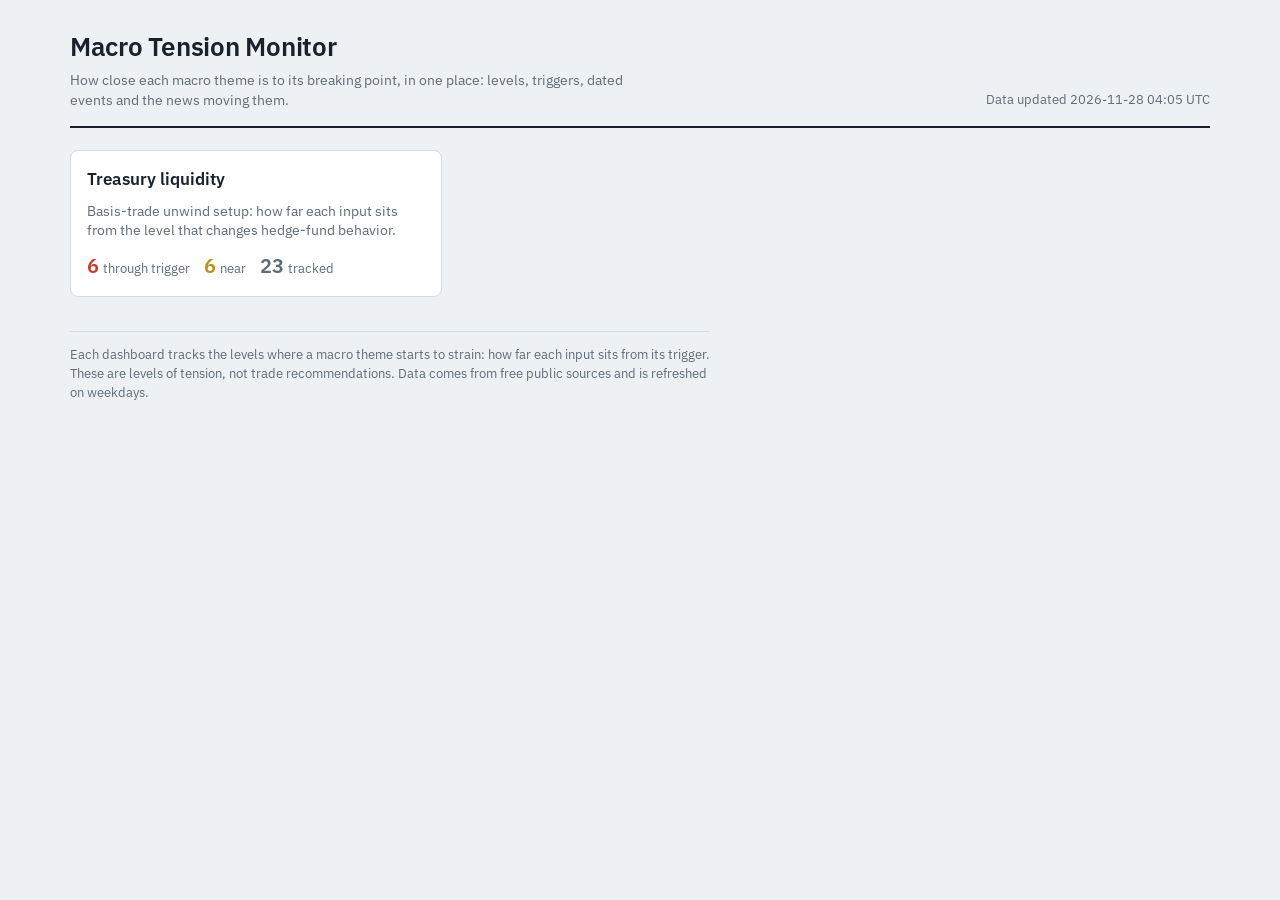
<file: index.html>
<!DOCTYPE html>
<html lang="en">
<head>
<meta charset="utf-8">
<meta name="viewport" content="width=device-width, initial-scale=1">
<title>Macro Tension Monitor</title>
<meta name="description" content="Free dashboards tracking how close macro themes are to their breaking points: rates, oil, yen carry, dollar and funding markets.">
<link rel="preconnect" href="https://fonts.googleapis.com">
<link href="https://fonts.googleapis.com/css2?family=IBM+Plex+Sans:wght@400;500;600&display=swap" rel="stylesheet">
<link rel="stylesheet" href="assets/app.css">
</head>
<body>
<div class="wrap">
  <header class="top">
    <div>
      <h1>Macro Tension Monitor</h1>
      <p class="sub">How close each macro theme is to its breaking point, in one place: levels, triggers, dated events and the news moving them.</p>
    </div>
    <span class="status" id="status"></span>
  </header>
  <div id="app"><p class="empty">Loading dashboards…</p></div>
</div>
<script src="assets/app.js"></script>
<script>MTM.hubPage();</script>
</body>
</html>
</file>
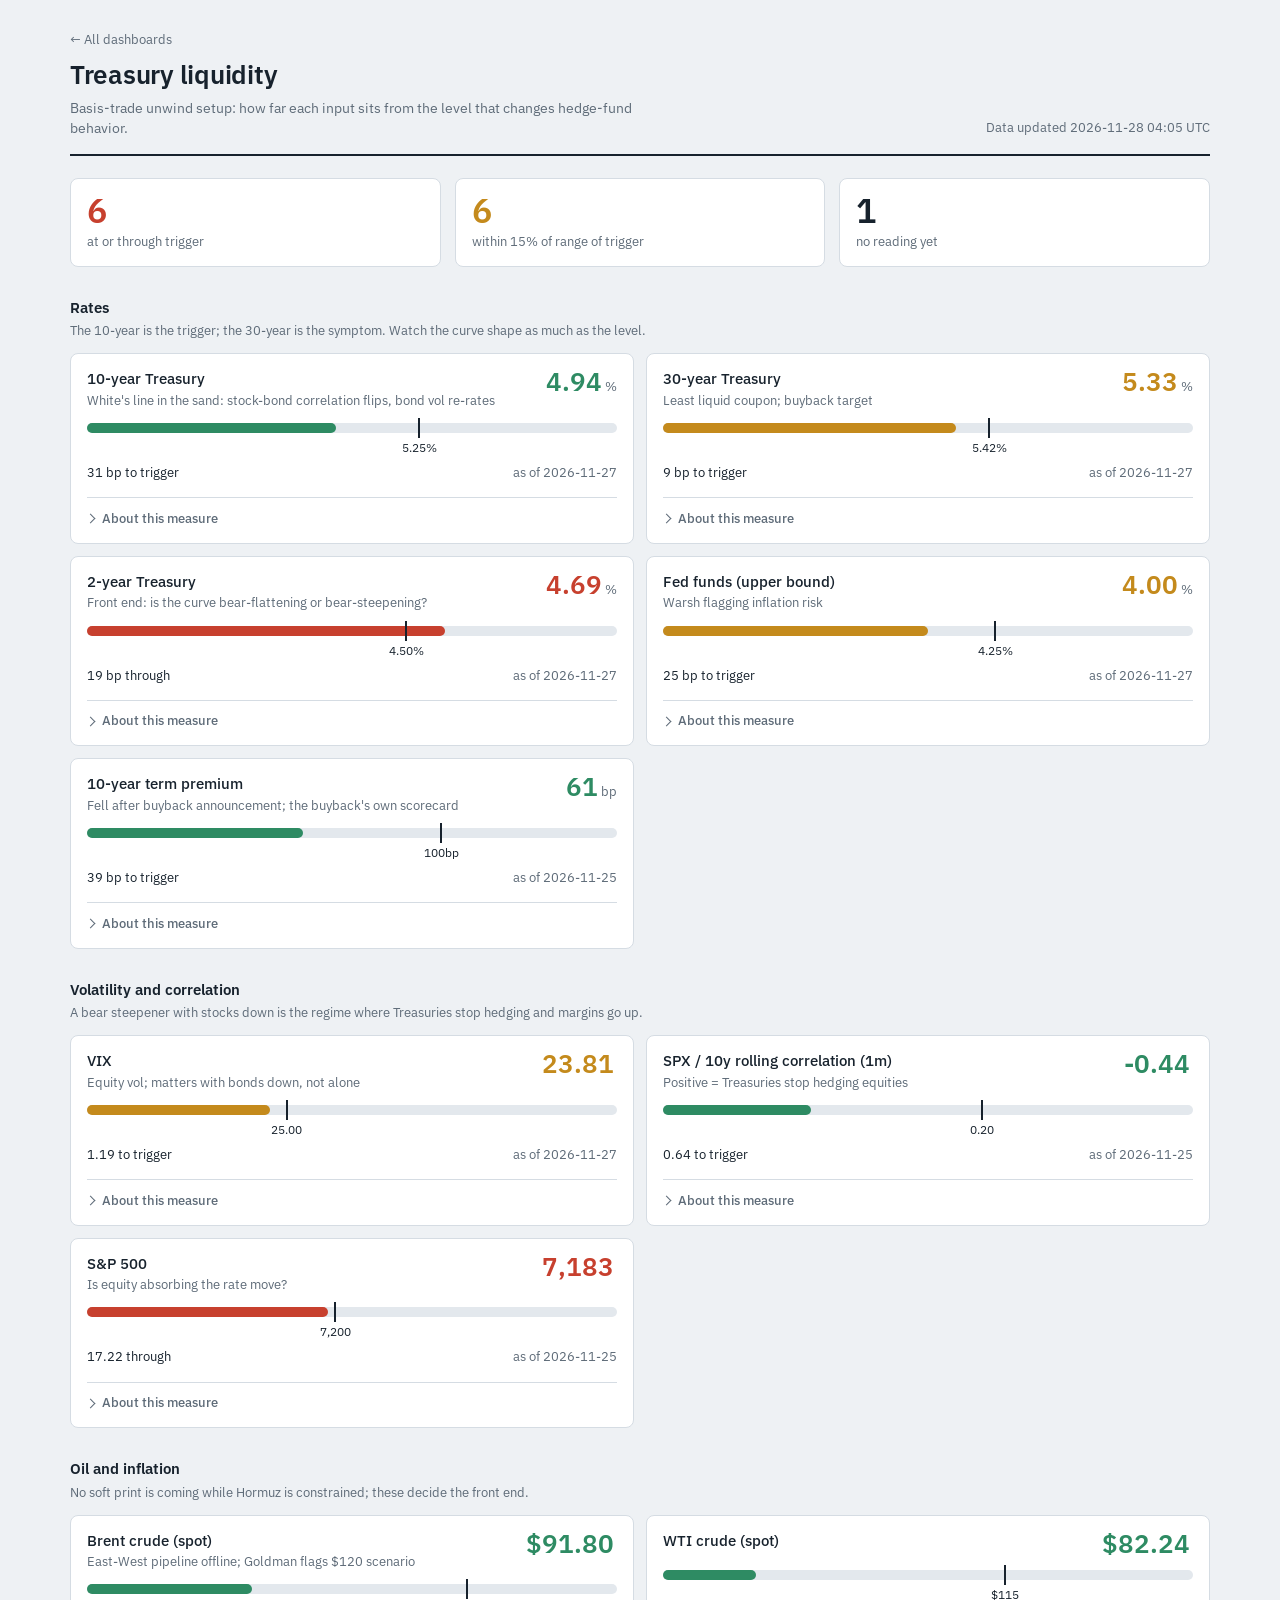
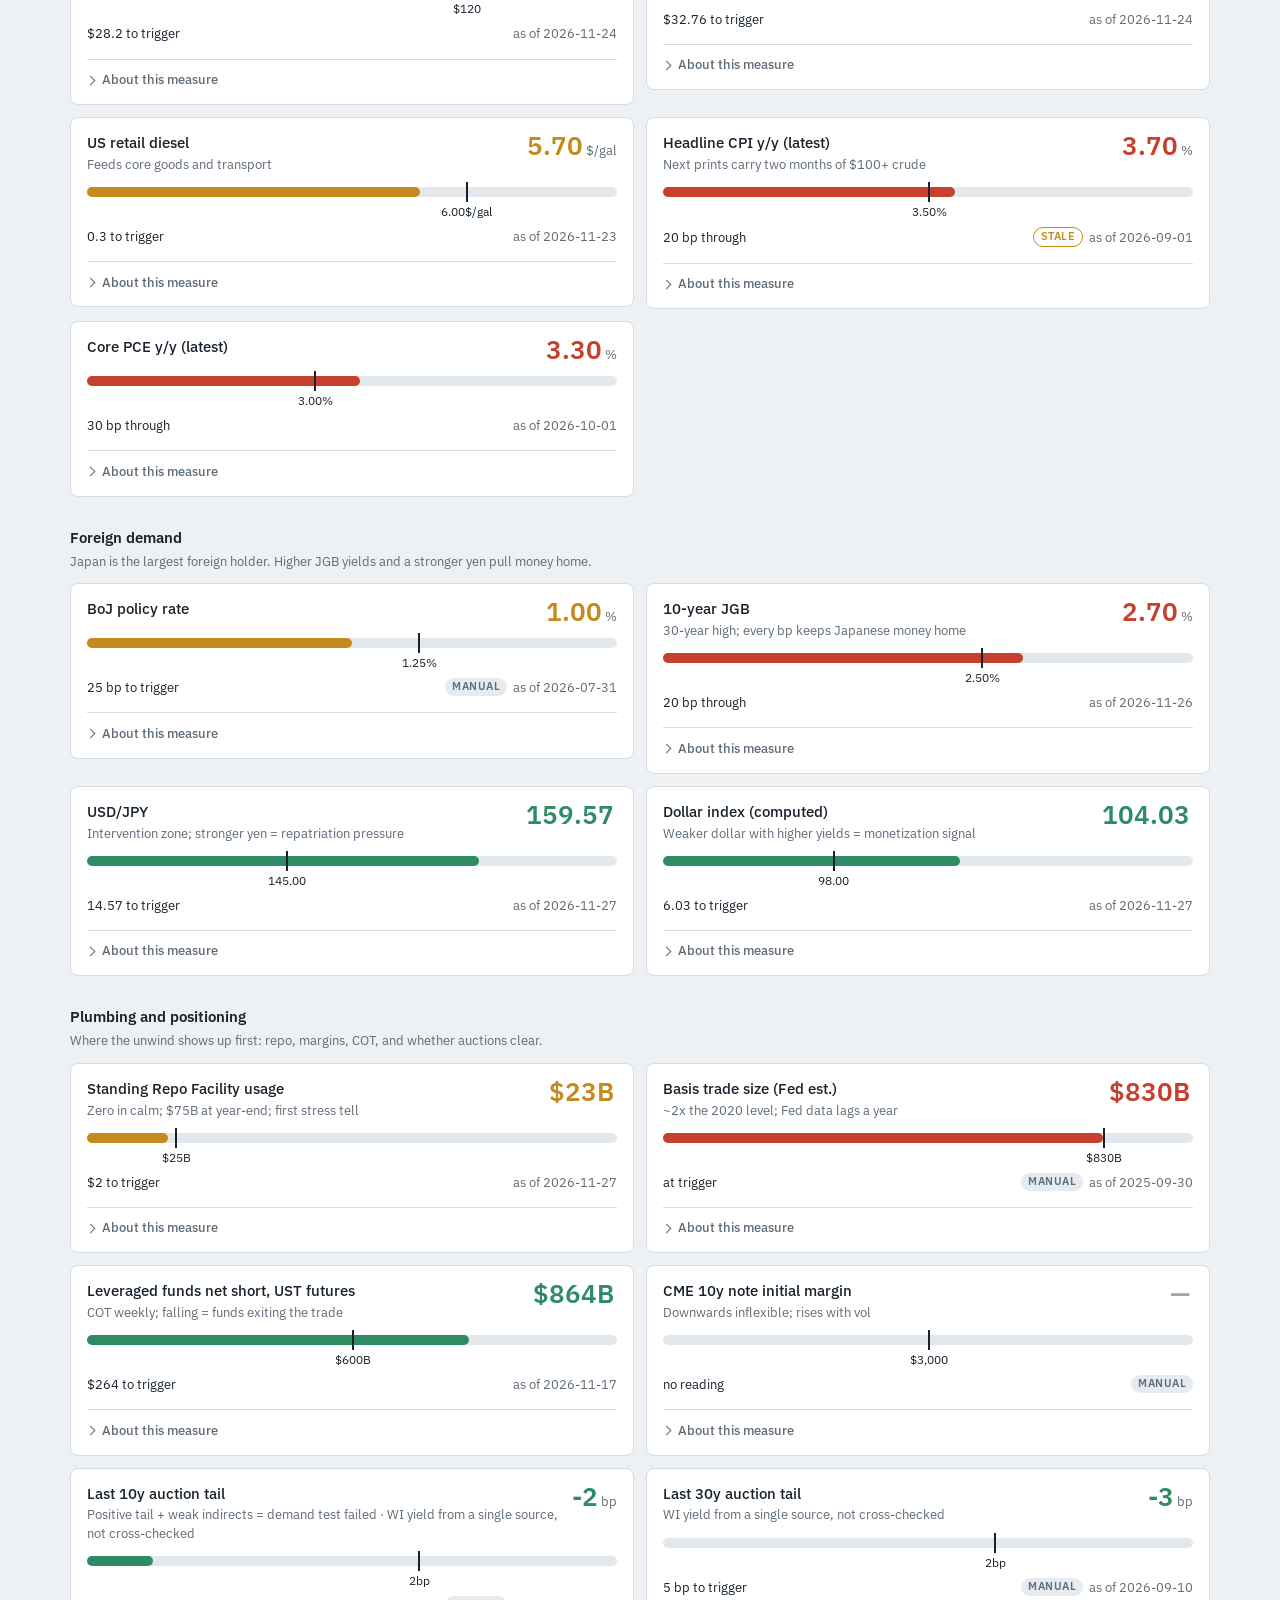
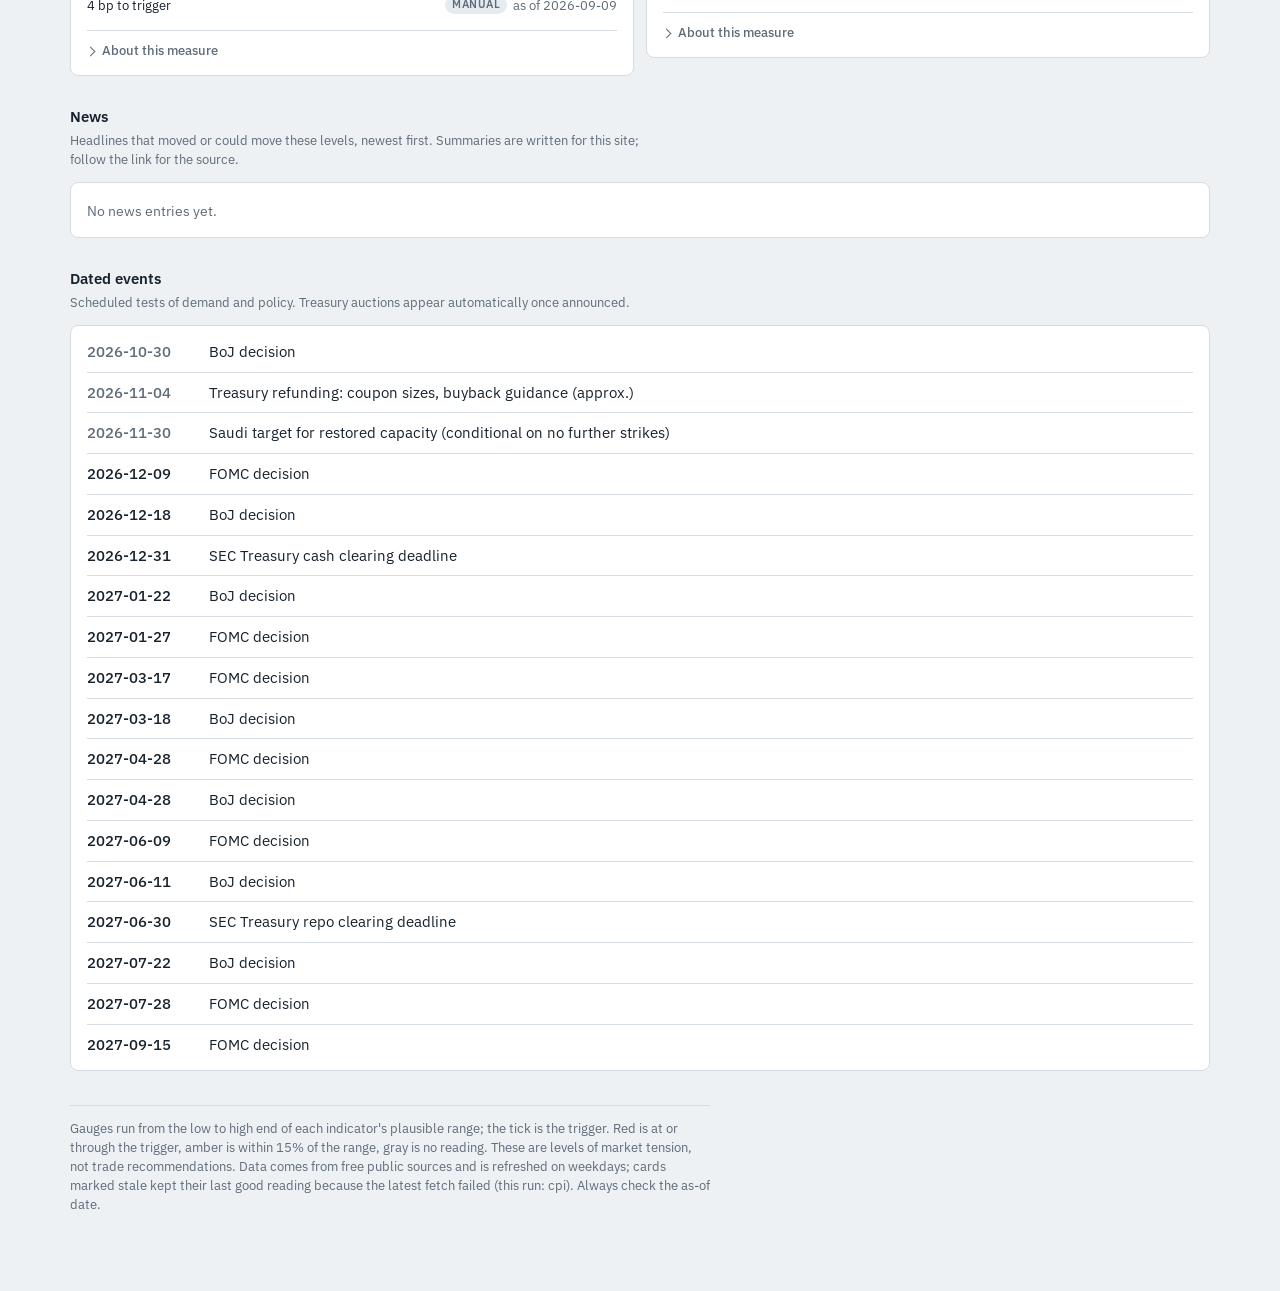
<file: dashboard.html>
<!DOCTYPE html>
<html lang="en">
<head>
<meta charset="utf-8">
<meta name="viewport" content="width=device-width, initial-scale=1">
<title>Dashboard · Macro Tension Monitor</title>
<link rel="preconnect" href="https://fonts.googleapis.com">
<link href="https://fonts.googleapis.com/css2?family=IBM+Plex+Sans:wght@400;500;600&display=swap" rel="stylesheet">
<link rel="stylesheet" href="assets/app.css">
</head>
<body>
<div class="wrap">
  <header class="top">
    <div>
      <a class="crumb" href="index.html">← All dashboards</a>
      <h1 id="title">Loading…</h1>
      <p class="sub" id="tagline"></p>
    </div>
    <span class="status" id="status"></span>
  </header>
  <div id="app"></div>
</div>
<script src="assets/app.js"></script>
<script>MTM.dashboardPage();</script>
</body>
</html>
</file>
<file: assets/app.css>
:root{
  --bg:#EEF1F4;--panel:#FFFFFF;--ink:#17222D;--muted:#5E6B78;--rule:#D5DCE3;--track:#E3E8ED;
  --red:#C7402E;--amber:#C48A1C;--green:#2E8B63;--gray:#9AA6B2;--focus:#2F6FED;--chip:#E6EBF0;
}
@media (prefers-color-scheme:dark){:root:not([data-theme="light"]){
  --bg:#121A22;--panel:#1A242E;--ink:#E4EAF0;--muted:#8B99A7;--rule:#2B3743;--track:#26313C;
  --red:#E0604B;--amber:#DDA43A;--green:#4FB585;--gray:#6C7A88;--chip:#243039;
}}
:root[data-theme="dark"]{
  --bg:#121A22;--panel:#1A242E;--ink:#E4EAF0;--muted:#8B99A7;--rule:#2B3743;--track:#26313C;
  --red:#E0604B;--amber:#DDA43A;--green:#4FB585;--gray:#6C7A88;--chip:#243039;
}
*{box-sizing:border-box}
html,body{margin:0;background:var(--bg);color:var(--ink);font:15px/1.45 "IBM Plex Sans",system-ui,-apple-system,"Segoe UI",sans-serif;font-variant-numeric:tabular-nums}
a{color:inherit}
.wrap{max-width:1180px;margin:0 auto;padding:28px 20px 64px}
header.top{display:flex;flex-wrap:wrap;gap:12px 24px;align-items:flex-end;justify-content:space-between;padding-bottom:16px;border-bottom:2px solid var(--ink)}
.crumb{font-size:13px;color:var(--muted);text-decoration:none;display:inline-block;margin-bottom:6px}
.crumb:hover{color:var(--ink)}
h1{margin:0;font-size:26px;font-weight:600;letter-spacing:-.01em;text-wrap:balance}
.sub{color:var(--muted);margin:4px 0 0;font-size:14px;max-width:72ch}
.status{font-size:13px;color:var(--muted)}
.summary{display:grid;grid-template-columns:repeat(3,1fr);gap:14px;margin:22px 0 8px}
.tile{background:var(--panel);border:1px solid var(--rule);border-radius:8px;padding:14px 16px}
.tile .n{font-size:34px;font-weight:600;line-height:1.05}
.tile .l{color:var(--muted);font-size:13px;margin-top:4px}
.tile.red .n{color:var(--red)}.tile.amber .n{color:var(--amber)}
section{margin-top:30px}
h2{font-size:15px;font-weight:600;margin:0 0 4px}
.why{color:var(--muted);font-size:13px;margin:0 0 12px;max-width:72ch}
.grid{display:grid;grid-template-columns:repeat(2,1fr);gap:12px;align-items:start}
.card{background:var(--panel);border:1px solid var(--rule);border-radius:8px;padding:14px 16px 12px;display:grid;grid-template-columns:1fr auto;grid-template-areas:"label val" "gauge gauge" "meta meta" "about about";gap:6px 12px}
.label{grid-area:label;font-weight:500}
.label small{display:block;color:var(--muted);font-weight:400;font-size:12.5px;margin-top:1px}
.val{grid-area:val;font-size:26px;font-weight:600;line-height:1;text-align:right;white-space:nowrap}
.val .u{font-size:13px;color:var(--muted);font-weight:400;margin-left:3px}
.val.red{color:var(--red)}.val.amber{color:var(--amber)}.val.green{color:var(--green)}.val.gray{color:var(--gray)}
.gauge{grid-area:gauge;position:relative;height:10px;background:var(--track);border-radius:5px;margin:8px 0 4px}
.gauge .fill{position:absolute;left:0;top:0;bottom:0;border-radius:5px;background:var(--gray)}
.gauge .fill.red{background:var(--red)}.gauge .fill.amber{background:var(--amber)}.gauge .fill.green{background:var(--green)}
.gauge .tick{position:absolute;top:-5px;width:2px;height:20px;background:var(--ink)}
.gauge .tick::after{content:attr(data-t);position:absolute;top:22px;left:50%;transform:translateX(-50%);font-size:11.5px;color:var(--ink);white-space:nowrap}
.meta{grid-area:meta;display:flex;justify-content:space-between;align-items:center;gap:6px 10px;color:var(--muted);font-size:12.5px;margin-top:20px;flex-wrap:wrap}
.meta .dist{color:var(--ink)}
.meta .right{display:flex;gap:6px;align-items:center;flex-wrap:wrap}
.pill{font-size:11px;font-weight:600;letter-spacing:.04em;text-transform:uppercase;padding:1px 7px;border-radius:999px;background:var(--chip);color:var(--muted)}
.pill.stale{background:transparent;border:1px solid var(--amber);color:var(--amber)}
.about{grid-area:about;border-top:1px solid var(--rule);margin-top:10px;padding-top:8px}
.about summary{cursor:pointer;font-size:13px;font-weight:500;color:var(--muted);list-style:none;display:inline-flex;align-items:center;gap:8px;padding:2px 0}
.about summary::-webkit-details-marker{display:none}
.about summary::before{content:"";width:6px;height:6px;border-right:1.5px solid currentColor;border-bottom:1.5px solid currentColor;transform:rotate(-45deg);margin-top:-1px}
.about[open] summary::before{transform:rotate(45deg);margin-top:-4px}
.about summary:hover{color:var(--ink)}
summary:focus-visible,a:focus-visible{outline:2px solid var(--focus);outline-offset:2px;border-radius:3px}
.about dl{margin:10px 0 2px}
.about dt{font-size:11px;font-weight:600;letter-spacing:.07em;text-transform:uppercase;color:var(--muted)}
.about dd{margin:3px 0 0;font-size:13.5px;line-height:1.5;max-width:68ch}
.about dd+dt{margin-top:12px}
.about .src{font-size:12.5px;color:var(--muted)}
.list{background:var(--panel);border:1px solid var(--rule);border-radius:8px;padding:6px 16px}
.row{display:grid;grid-template-columns:110px 1fr;gap:12px;padding:9px 0;border-bottom:1px solid var(--rule);align-items:baseline}
.row:last-child{border-bottom:0}
.row .d{font-weight:500;white-space:nowrap}
.row .d.past{color:var(--muted)}
.row .tag{font-size:12px;color:var(--muted);margin-left:8px}
.news .h{font-weight:500;text-decoration:none}
.news .h:hover{text-decoration:underline}
.news p{margin:3px 0 0;font-size:13.5px;color:var(--muted);max-width:80ch}
.empty{color:var(--muted);font-size:13.5px;padding:10px 0}
.note{margin-top:34px;color:var(--muted);font-size:13px;max-width:80ch;border-top:1px solid var(--rule);padding-top:14px}
.hub{display:grid;grid-template-columns:repeat(auto-fill,minmax(300px,1fr));gap:12px;margin-top:22px}
.dash{background:var(--panel);border:1px solid var(--rule);border-radius:8px;padding:16px;text-decoration:none;display:flex;flex-direction:column;gap:10px}
.dash:hover{border-color:var(--ink)}
.dash h2{font-size:17px;margin:0}
.dash p{margin:0;color:var(--muted);font-size:13.5px}
.dash .counts{display:flex;gap:14px;font-size:13px;color:var(--muted)}
.dash .counts b{font-size:20px;font-weight:600;margin-right:4px}
.dash .counts .r b{color:var(--red)}.dash .counts .a b{color:var(--amber)}
.dash.soon{opacity:.6;pointer-events:none}
@media (max-width:760px){.summary{grid-template-columns:1fr}.grid{grid-template-columns:1fr}.row{grid-template-columns:90px 1fr}}
@media (prefers-reduced-motion:no-preference){.gauge .fill{transition:width .35s ease}}
</file>
